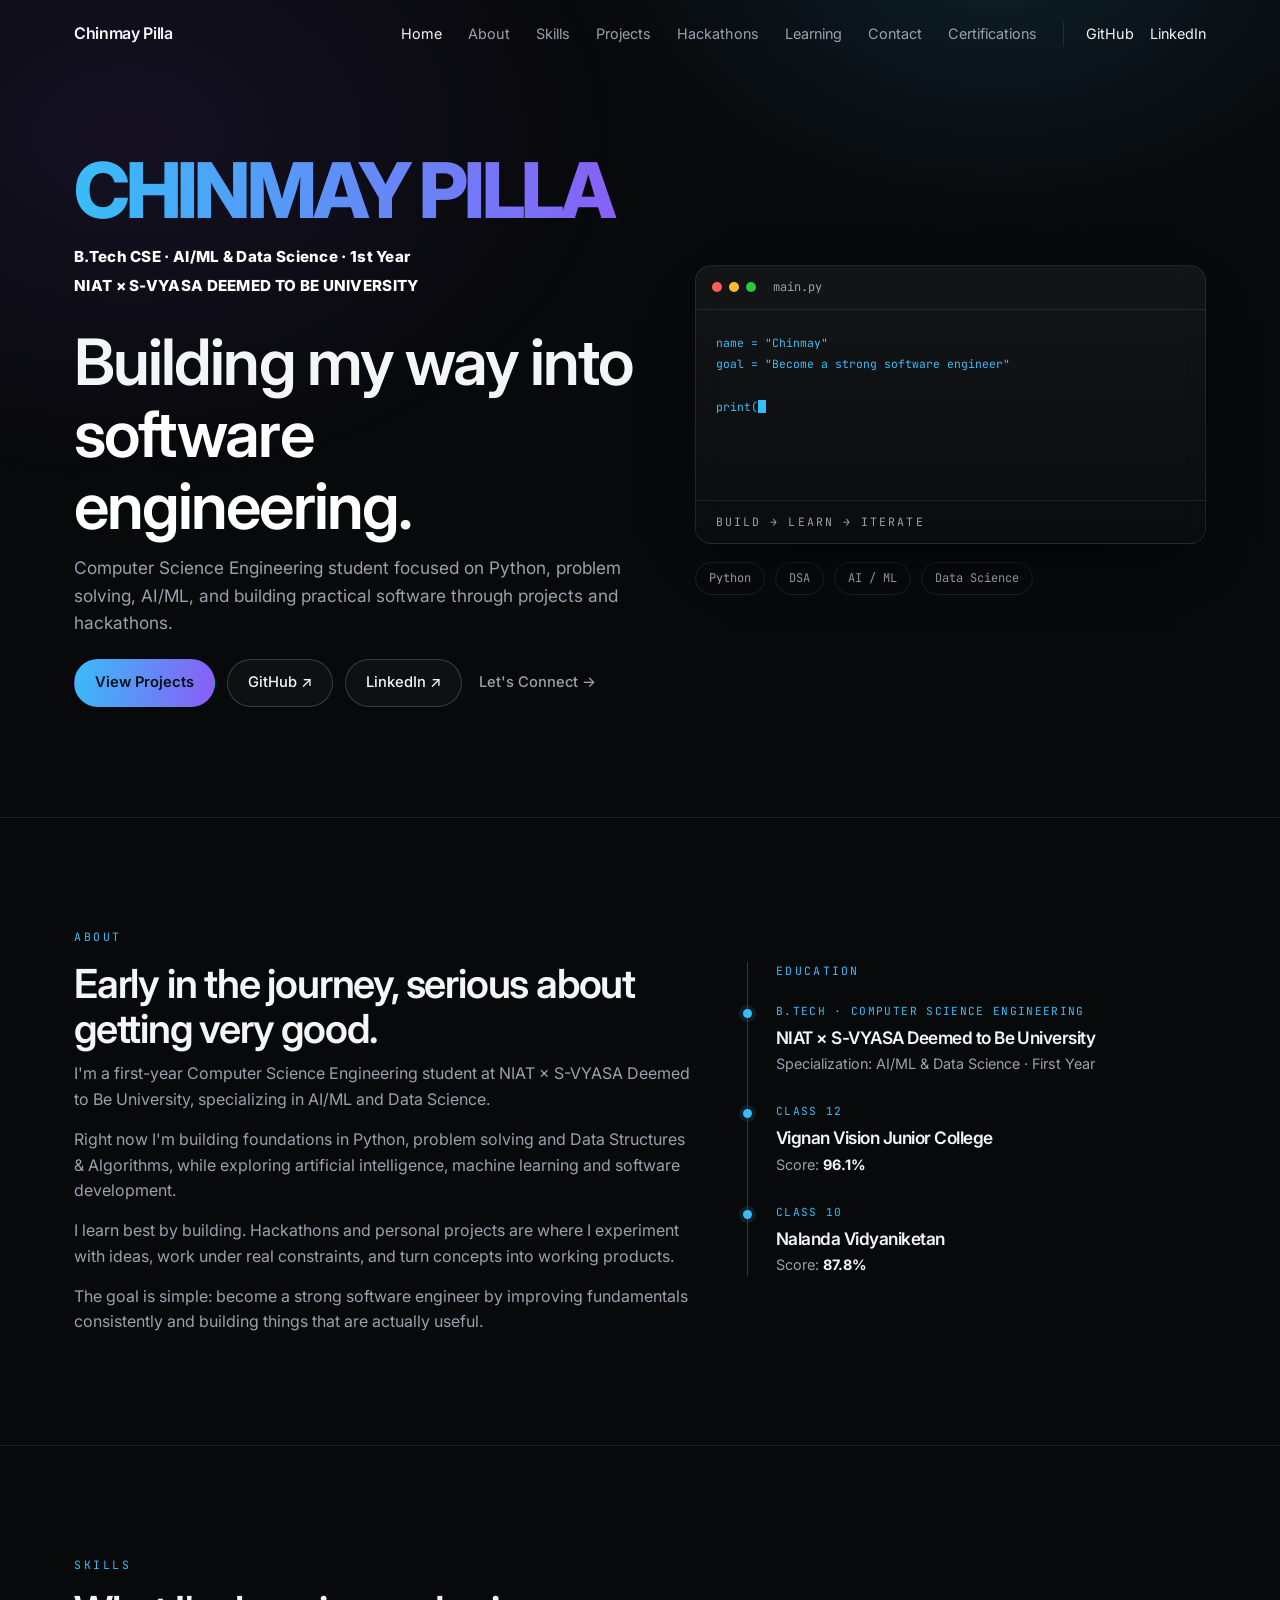
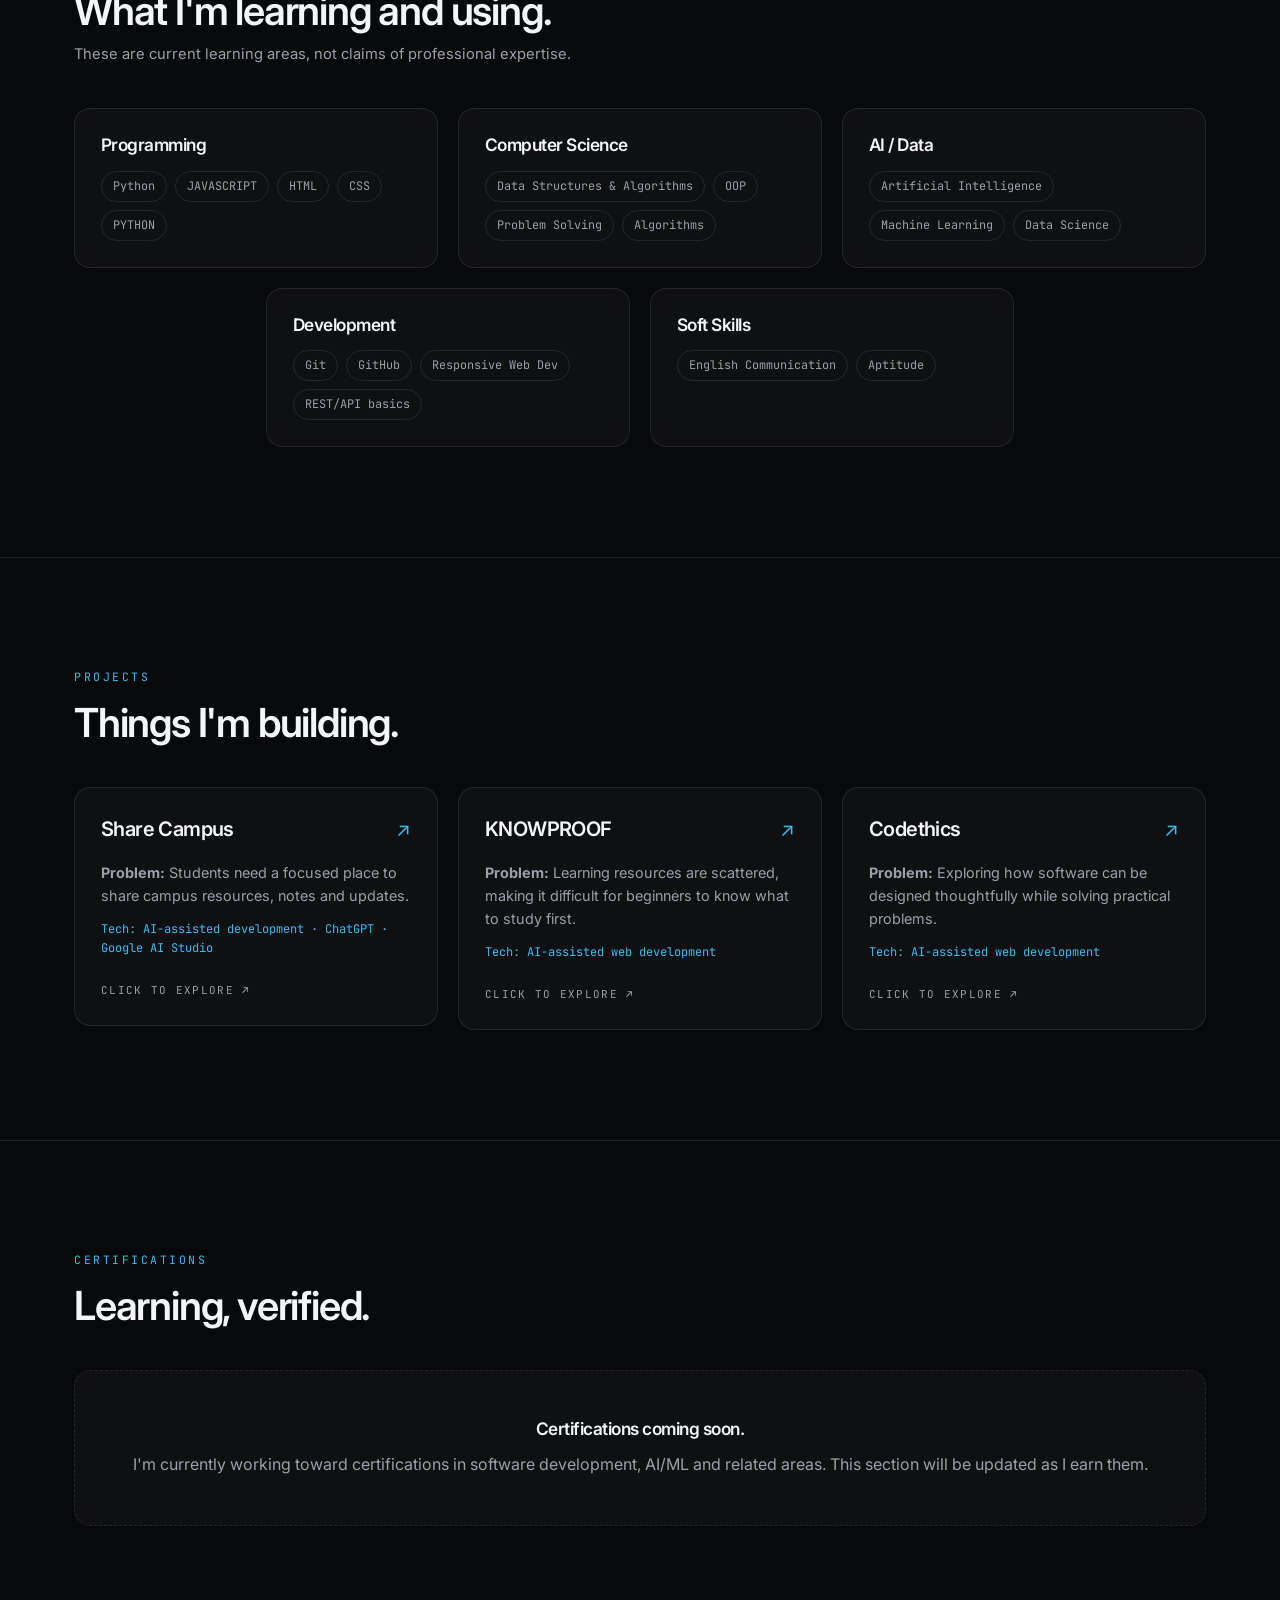
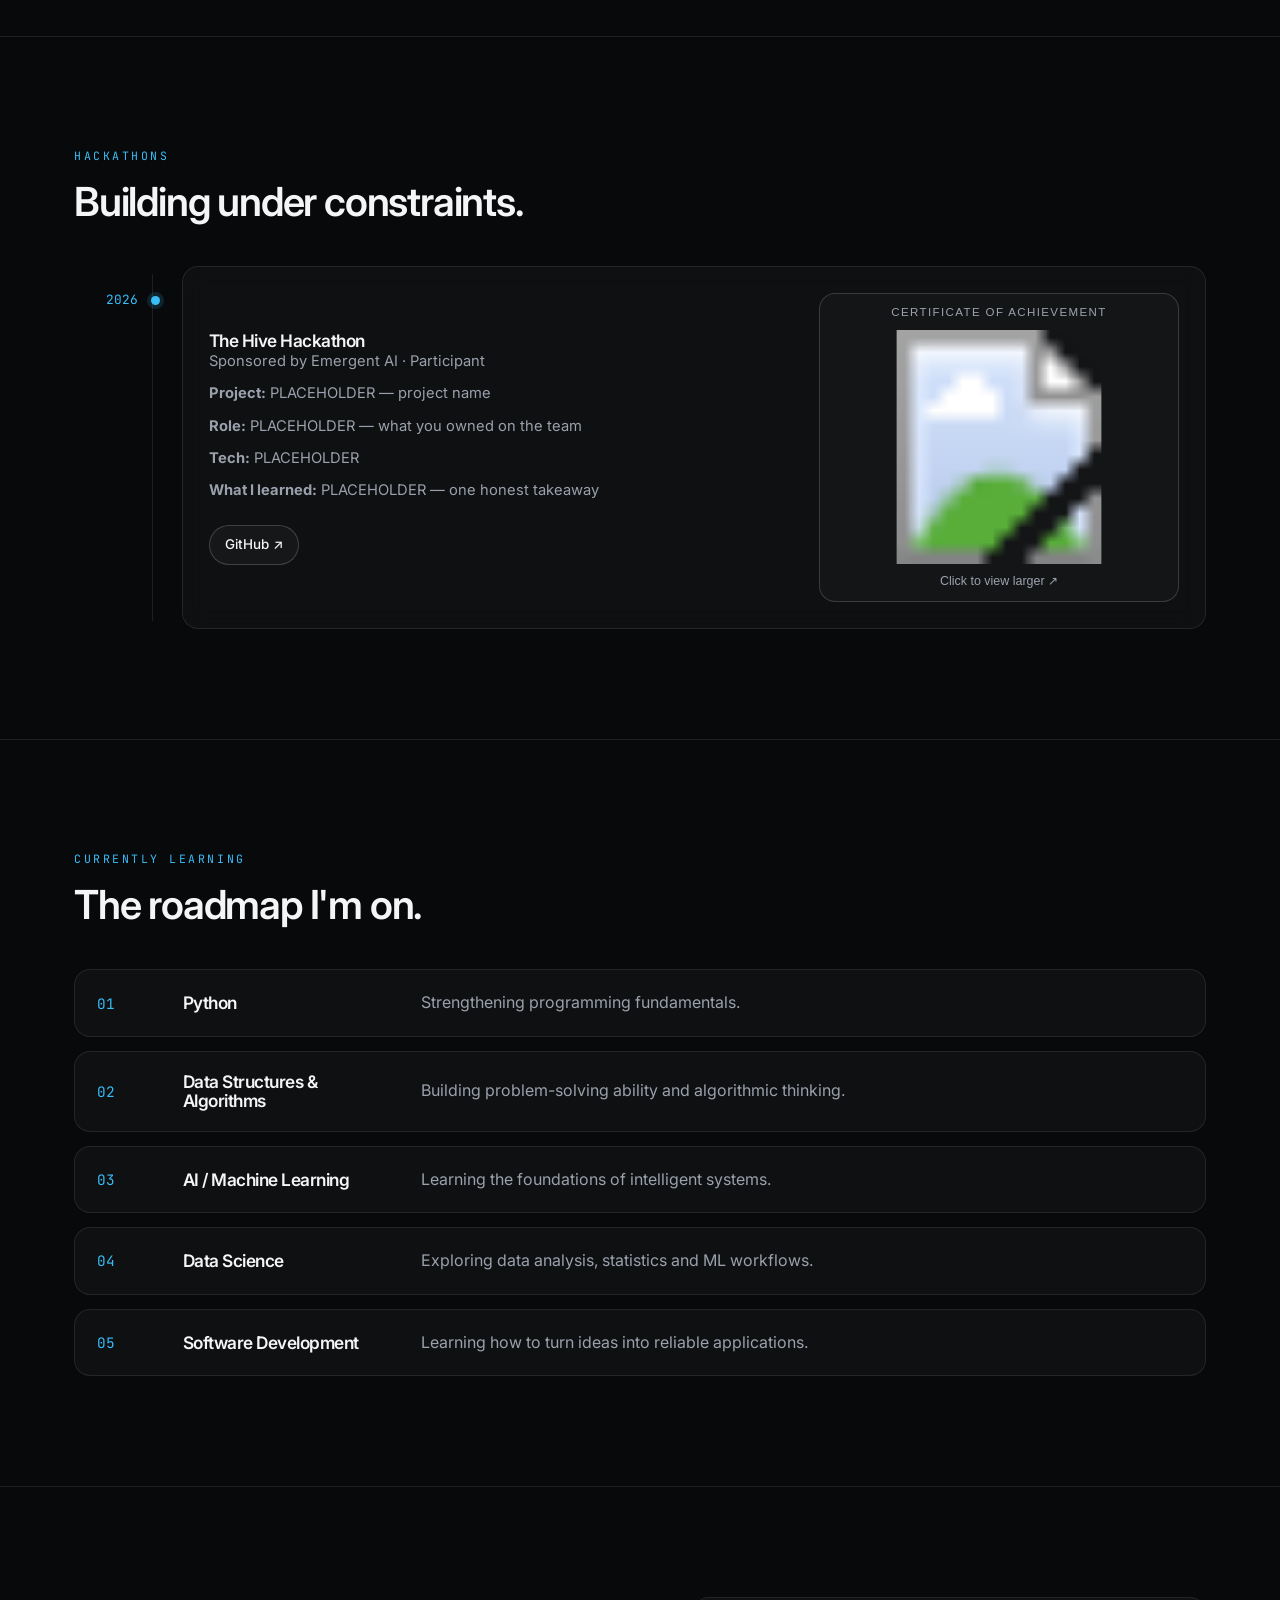
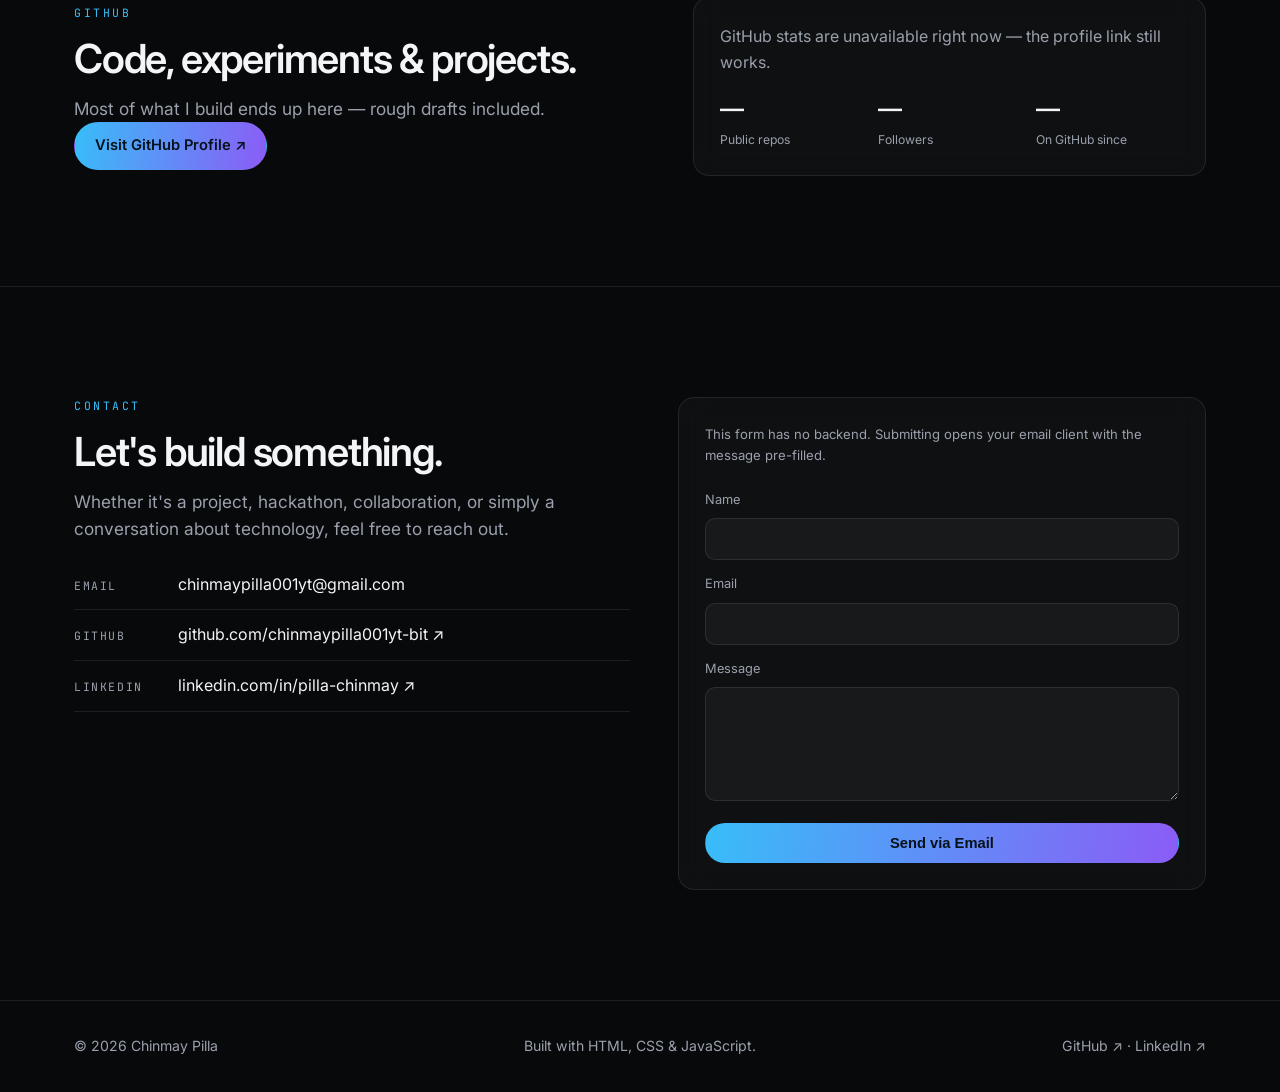
<file: index.html>
<!DOCTYPE html>
<html lang="en">
<head>
<meta charset="UTF-8" />
<meta name="viewport" content="width=device-width, initial-scale=1" />
<title>Chinmay Pilla | Computer Science Student</title>
<meta name="description" content="First-year CSE student (AI/ML &amp; Data Science) at NIAT x S-VYASA. Learning Python, DSA and machine learning by building projects and joining hackathons." />
<meta property="og:title" content="Chinmay Pilla | Computer Science Student" />
<meta property="og:description" content="Early-stage developer building foundations in Python, DSA, AI/ML and Data Science through projects and hackathons." />
<meta property="og:type" content="website" />
<meta name="twitter:card" content="summary_large_image" />
<link rel="icon" href="data:image/svg+xml,%3Csvg xmlns='http://www.w3.org/2000/svg' viewBox='0 0 32 32'%3E%3Crect width='32' height='32' rx='8' fill='%230a0a0a'/%3E%3Ctext x='16' y='22' font-family='monospace' font-size='16' fill='%2338bdf8' text-anchor='middle'%3ECP%3C/text%3E%3C/svg%3E" />
<link rel="preconnect" href="https://fonts.googleapis.com" />
<link rel="preconnect" href="https://fonts.gstatic.com" crossorigin />
<link href="https://fonts.googleapis.com/css2?family=Inter:wght@400;500;600;700;800&family=JetBrains+Mono:wght@400;500&display=swap" rel="stylesheet" />
<link rel="stylesheet" href="css/style.css" />
<style>
.projects-grid { display:grid; grid-template-columns:repeat(3,minmax(0,1fr)); gap:20px; margin-top:2.6rem; align-items:start; }
.project-expand { background:var(--surface); border:1px solid var(--border); border-radius:var(--radius); overflow:hidden; transition:transform .35s var(--ease),border-color .3s,background .3s,box-shadow .3s; }
.project-expand:hover { border-color:var(--border-strong); background:var(--surface-strong); transform:translateY(-4px); }
.project-expand[open] { grid-column:1 / -1; background:var(--surface-strong); box-shadow:var(--shadow); transform:none; }
.project-expand summary { list-style:none; cursor:pointer; padding:26px; min-height:235px; }
.project-expand summary::-webkit-details-marker { display:none; }
.project-expand summary::after { content:"Click to explore ↗"; display:block; margin-top:1.5rem; font-family:var(--mono); font-size:.68rem; letter-spacing:.12em; color:var(--text-secondary); text-transform:uppercase; }
.project-expand summary:hover::after { color:var(--accent); }
.project-summary__top { display:flex; align-items:center; justify-content:space-between; gap:12px; margin-bottom:1rem; }
.project-summary__top h3 { font-size:1.25rem; }
.project-summary__arrow { font-size:1.2rem; color:var(--accent); transition:transform .3s var(--ease); }
.project-expand[open] .project-summary__arrow { transform:rotate(90deg); }
.project-expand summary .problem { font-size:.9rem; margin-top:1rem; }
.project-expand summary .tech { margin-top:.8rem; font-family:var(--mono); font-size:.75rem; color:var(--accent); }
.project-expand__details { display:grid; grid-template-columns:minmax(150px,.35fr) minmax(0,1fr); column-gap:32px; padding:0 30px 30px; border-top:1px solid var(--border); }
.project-expand__details > *:not(.project-expand__label) { grid-column:2; }
.project-expand__label { grid-column:1; grid-row:1 / span 6; padding-top:28px; font-family:var(--mono); font-size:.66rem; letter-spacing:.16em; color:var(--accent); text-transform:uppercase; }
.project-expand__details h3 { padding-top:26px; font-size:1.6rem; }
.project-expand__details p { margin-top:12px; }
.project-expand__details .tech { font-family:var(--mono); font-size:.78rem; color:var(--accent); }
.project-expand__details .btn-row { margin-top:1.2rem; }
@media (max-width:1023px) { .projects-grid { grid-template-columns:repeat(2,minmax(0,1fr)); } .project-expand[open] { grid-column:1 / -1; } }
@media (max-width:640px) { .projects-grid { grid-template-columns:1fr; } .project-expand[open] { grid-column:auto; } .project-expand__details { grid-template-columns:1fr; } .project-expand__details > *:not(.project-expand__label) { grid-column:1; } .project-expand__label { grid-column:1; grid-row:auto; padding-top:22px; } .project-expand__details h3 { padding-top:8px; } }
</style>
</head>
<body>
<a class="skip-link" href="#main">Skip to content</a>
<header class="nav" id="nav"><div class="container nav__inner"><a class="nav__brand" href="#home">Chinmay Pilla</a><nav class="nav__links" id="nav-links" aria-label="Primary"><a href="#home">Home</a><a href="#about">About</a><a href="#skills">Skills</a><a href="#projects">Projects</a><a href="#hackathons">Hackathons</a><a href="#learning">Learning</a><a href="#contact">Contact</a><div class="nav__social"><a href="https://github.com/chinmaypilla001yt-bit" target="_blank" rel="noopener">GitHub</a><a href="https://www.linkedin.com/in/pilla-chinmay" target="_blank" rel="noopener">LinkedIn</a></div></nav><button class="nav__toggle" id="nav-toggle" aria-label="Open menu" aria-expanded="false" aria-controls="nav-links"><span></span><span></span><span></span></button></div></header>
<main id="main">
<section class="hero section" id="home"><div class="container hero__grid"><div class="hero__copy reveal"><h2 class="hero__name">CHINMAY PILLA</h2><div class="hero__education"><p class="university">B.Tech CSE · AI/ML &amp; Data Science · 1st Year</p><p class="university">NIAT × S-VYASA DEEMED TO BE UNIVERSITY</p></div><h1>Building my way into <span class="grad">software engineering</span>.</h1><p class="lead">Computer Science Engineering student focused on Python, problem solving, AI/ML, and building practical software through projects and hackathons.</p><div class="btn-row"><a class="btn btn--primary" href="#projects">View Projects</a><a class="btn btn--ghost" href="https://github.com/chinmaypilla001yt-bit" target="_blank" rel="noopener">GitHub ↗</a><a class="btn btn--ghost" href="https://www.linkedin.com/in/pilla-chinmay" target="_blank" rel="noopener">LinkedIn ↗</a><a class="btn btn--text" href="#contact">Let's Connect →</a></div></div><div class="hero__visual reveal"><div class="terminal" aria-hidden="true"><div class="terminal__bar"><span class="dot dot--r"></span><span class="dot dot--y"></span><span class="dot dot--g"></span><span class="terminal__title">main.py</span></div><pre class="terminal__body"><code id="typed"></code><span class="caret" id="caret"></span></pre><div class="terminal__foot">BUILD → LEARN → ITERATE</div></div><ul class="chipset"><li>Python</li><li>DSA</li><li>AI / ML</li><li>Data Science</li></ul></div></div></section>
<section class="section" id="about"><div class="container"><p class="eyebrow reveal">About</p><div class="about__grid about__grid--education"><div class="reveal"><h2>Early in the journey, serious about getting very good.</h2><p>I'm a first-year Computer Science Engineering student at NIAT × S-VYASA Deemed to Be University, specializing in AI/ML and Data Science.</p><p>Right now I'm building foundations in Python, problem solving and Data Structures &amp; Algorithms, while exploring artificial intelligence, machine learning and software development.</p><p>I learn best by building. Hackathons and personal projects are where I experiment with ideas, work under real constraints, and turn concepts into working products.</p><p>The goal is simple: become a strong software engineer by improving fundamentals consistently and building things that are actually useful.</p></div><div class="education reveal"><div class="education__header">Education</div><article class="education__item"><span class="education__level">B.Tech · Computer Science Engineering</span><h3>NIAT × S-VYASA Deemed to Be University</h3><p>Specialization: AI/ML &amp; Data Science · First Year</p></article><article class="education__item"><span class="education__level">Class 12</span><h3>Vignan Vision Junior College</h3><p>Score: <strong>96.1%</strong></p></article><article class="education__item"><span class="education__level">Class 10</span><h3>Nalanda Vidyaniketan</h3><p>Score: <strong>87.8%</strong></p></article></div></div></div></section>
<section class="section" id="skills"><div class="container"><p class="eyebrow reveal">Skills</p><h2 class="reveal">What I'm learning and using.</h2><p class="section-note reveal">These are current learning areas, not claims of professional expertise.</p><div class="grid grid--5"><article class="card reveal"><h3>Programming</h3><ul class="tags"><li>Python</li><li>JAVASCRIPT</li><li>HTML</li><li>CSS</li><li>PYTHON</li></ul></article><article class="card reveal"><h3>Computer Science</h3><ul class="tags"><li>Data Structures &amp; Algorithms</li><li>OOP</li><li>Problem Solving</li><li>Algorithms</li></ul></article><article class="card reveal"><h3>AI / Data</h3><ul class="tags"><li>Artificial Intelligence</li><li>Machine Learning</li><li>Data Science</li></ul></article><article class="card reveal"><h3>Development</h3><ul class="tags"><li>Git</li><li>GitHub</li><li>Responsive Web Dev</li><li>REST/API basics</li></ul></article><article class="card reveal"><h3>Soft Skills</h3><ul class="tags"><li>English Communication</li><li>Aptitude</li></ul></article></div></div></section>
<section class="section" id="projects"><div class="container"><p class="eyebrow reveal">Projects</p><h2 class="reveal">Things I'm building.</h2><div class="projects-grid">
<details class="project-expand reveal"><summary><div class="project-summary__top"><h3>Share Campus</h3><span class="project-summary__arrow">↗</span></div><p class="problem"><strong>Problem:</strong> Students need a focused place to share campus resources, notes and updates.</p><p class="tech">Tech: AI-assisted development · ChatGPT · Google AI Studio</p></summary><div class="project-expand__details"><span class="project-expand__label">PROJECT 01 · FEATURED</span><h3>Share Campus</h3><p>A campus-focused app for students to share resources, notes and updates within their college community.</p><p><strong>Problem:</strong> Students need a focused place to share useful campus resources, notes and updates with their college community.</p><p class="tech">Tech: AI-assisted development · ChatGPT · Google AI Studio</p><div class="btn-row"><a class="btn btn--ghost btn--sm" href="https://github.com/chinmaypilla001yt-bit" target="_blank" rel="noopener">GitHub ↗</a><a class="btn btn--text btn--sm" href="#contact">Live Demo — not available yet</a></div></div></details>
<details class="project-expand reveal"><summary><div class="project-summary__top"><h3>KNOWPROOF</h3><span class="project-summary__arrow">↗</span></div><p class="problem"><strong>Problem:</strong> Learning resources are scattered, making it difficult for beginners to know what to study first.</p><p class="tech">Tech: AI-assisted web development</p></summary><div class="project-expand__details"><span class="project-expand__label">PROJECT 02</span><h3>AI Roadmap Creator</h3><p>Generates a structured learning roadmap for a topic and suggests relevant YouTube videos for each step.</p><p><strong>Problem:</strong> Learning resources are scattered; beginners often don't know what order to study in.</p><p class="tech">Tech: AI-assisted web development</p><div class="btn-row"><a class="btn btn--ghost btn--sm" href="https://github.com/chinmaypilla001yt-bit" target="_blank" rel="noopener">GitHub ↗</a></div></div></details>
<details class="project-expand reveal"><summary><div class="project-summary__top"><h3>Codethics</h3><span class="project-summary__arrow">↗</span></div><p class="problem"><strong>Problem:</strong> Exploring how software can be designed thoughtfully while solving practical problems.</p><p class="tech">Tech: AI-assisted web development</p></summary><div class="project-expand__details"><span class="project-expand__label">PROJECT 03</span><h3>Codethics</h3><p>A project I'm developing to explore software ideas, product thinking and responsible technology.</p><p><strong>Problem:</strong> Exploring how software can be designed thoughtfully while solving practical problems.</p><p class="tech">Tech: AI-assisted web development</p><div class="btn-row"><a class="btn btn--ghost btn--sm" href="https://github.com/chinmaypilla001yt-bit" target="_blank" rel="noopener">GitHub ↗</a></div></div></details>
</div></div></section>
<section class="section" id="hackathons"><div class="container"><p class="eyebrow reveal">Hackathons</p><h2 class="reveal">Building under constraints.</h2><ol class="timeline"><li class="timeline__item reveal"><span class="timeline__year">2026</span><div class="card"><h3>The Hive Hackathon</h3><p class="muted">Sponsored by Emergent AI · Participant</p><p><strong>Project:</strong> PLACEHOLDER — project name</p><p><strong>Role:</strong> PLACEHOLDER — what you owned on the team</p><p><strong>Tech:</strong> PLACEHOLDER</p><p><strong>What I learned:</strong> PLACEHOLDER — one honest takeaway</p><div class="btn-row"><a class="btn btn--ghost btn--sm" href="https://github.com/chinmaypilla001yt-bit" target="_blank" rel="noopener">GitHub ↗</a></div></div></li></ol></div></section>
<section class="section" id="learning"><div class="container"><p class="eyebrow reveal">Currently Learning</p><h2 class="reveal">The roadmap I'm on.</h2><div class="roadmap"><div class="road reveal"><span class="road__n">01</span><h3>Python</h3><p>Strengthening programming fundamentals.</p></div><div class="road reveal"><span class="road__n">02</span><h3>Data Structures &amp; Algorithms</h3><p>Building problem-solving ability and algorithmic thinking.</p></div><div class="road reveal"><span class="road__n">03</span><h3>AI / Machine Learning</h3><p>Learning the foundations of intelligent systems.</p></div><div class="road reveal"><span class="road__n">04</span><h3>Data Science</h3><p>Exploring data analysis, statistics and ML workflows.</p></div><div class="road reveal"><span class="road__n">05</span><h3>Software Development</h3><p>Learning how to turn ideas into reliable applications.</p></div></div></div></section>
<section class="section" id="github"><div class="container gh"><div class="reveal"><p class="eyebrow">GitHub</p><h2>Code, experiments &amp; projects.</h2><p class="lead">Most of what I build ends up here — rough drafts included.</p><a class="btn btn--primary" id="gh-link" data-username="chinmaypilla001yt-bit" href="https://github.com/chinmaypilla001yt-bit" target="_blank" rel="noopener">Visit GitHub Profile ↗</a></div><div class="card gh__panel reveal" id="gh-panel" aria-live="polite"><p class="muted" id="gh-status">Loading public GitHub profile stats…</p><div class="gh__stats" id="gh-stats" hidden><div><span id="gh-repos">—</span><small>Public repos</small></div><div><span id="gh-followers">—</span><small>Followers</small></div><div><span id="gh-since">—</span><small>On GitHub since</small></div></div></div></div></section>
<section class="section" id="contact"><div class="container contact"><div class="reveal"><p class="eyebrow">Contact</p><h2>Let's build something.</h2><p class="lead">Whether it's a project, hackathon, collaboration, or simply a conversation about technology, feel free to reach out.</p><ul class="contact__list"><li><span>Email</span><a href="mailto:chinmaypilla001yt@gmail.com">chinmaypilla001yt@gmail.com</a></li><li><span>GitHub</span><a href="https://github.com/chinmaypilla001yt-bit" target="_blank" rel="noopener">github.com/chinmaypilla001yt-bit ↗</a></li><li><span>LinkedIn</span><a href="https://www.linkedin.com/in/pilla-chinmay" target="_blank" rel="noopener">linkedin.com/in/pilla-chinmay ↗</a></li></ul></div><form class="card form reveal" id="contact-form" novalidate><p class="muted form__note">This form has no backend. Submitting opens your email client with the message pre-filled.</p><label for="f-name">Name</label><input id="f-name" name="name" type="text" required autocomplete="name" /><label for="f-email">Email</label><input id="f-email" name="email" type="email" required autocomplete="email" /><label for="f-msg">Message</label><textarea id="f-msg" name="message" rows="5" required></textarea><button class="btn btn--primary" type="submit">Send via Email</button><p class="form__error" id="form-error" role="alert" hidden></p></form></div></section>
</main>
<footer class="footer"><div class="container footer__inner"><p>© <span id="year">2026</span> Chinmay Pilla</p><p class="muted">Built with HTML, CSS &amp; JavaScript.</p><p class="footer__links"><a href="https://github.com/chinmaypilla001yt-bit" target="_blank" rel="noopener">GitHub ↗</a> · <a href="https://www.linkedin.com/in/pilla-chinmay" target="_blank" rel="noopener">LinkedIn ↗</a></p></div></footer>
<script src="js/script.js" defer></script>
</body>
</html>
</file>
<file: css/style.css>
/* =========================================================
   Chinmay Pilla — Portfolio
   1. Tokens  2. Base  3. Layout  4. Components  5. Sections
   6. Responsive  7. Motion preferences
   ========================================================= */

/* ---------- 1. Tokens ---------- */
:root {
  --bg-primary: #08090b;
  --bg-secondary: #0f1114;
  --surface: rgba(255, 255, 255, 0.03);
  --surface-strong: rgba(255, 255, 255, 0.06);
  --border: rgba(255, 255, 255, 0.09);
  --border-strong: rgba(255, 255, 255, 0.18);
  --text-primary: #f4f5f7;
  --text-secondary: #9aa1ac;
  --accent: #38bdf8;
  --accent-secondary: #8b5cf6;
  --grad: linear-gradient(100deg, var(--accent), var(--accent-secondary));
  --shadow: 0 24px 60px -30px rgba(0, 0, 0, 0.9);
  --radius: 16px;
  --radius-sm: 10px;
  --maxw: 1180px;
  --font: "Inter", system-ui, -apple-system, sans-serif;
  --mono: "JetBrains Mono", ui-monospace, monospace;
  --ease: cubic-bezier(0.22, 1, 0.36, 1);
}

* { box-sizing: border-box; margin: 0; padding: 0; }
html { scroll-behavior: smooth; scroll-padding-top: 96px; }
body {
  background: var(--bg-primary); color: var(--text-primary); font-family: var(--font);
  line-height: 1.6; -webkit-font-smoothing: antialiased; overflow-x: hidden;
}
body::before {
  content: ""; position: fixed; inset: 0;
  background: radial-gradient(600px 400px at 78% -5%, rgba(56,189,248,0.12), transparent 70%), radial-gradient(700px 500px at 10% 15%, rgba(139,92,246,0.10), transparent 70%);
  pointer-events: none; z-index: 0;
}
img { max-width: 100%; display: block; }
a { color: inherit; text-decoration: none; }
ul, ol { list-style: none; }
h1, h2, h3 { line-height: 1.12; letter-spacing: -0.03em; font-weight: 600; }
h1 { font-size: clamp(2.4rem, 5.4vw, 4rem); }
h2 { font-size: clamp(1.7rem, 3.2vw, 2.5rem); margin-bottom: 0.6rem; }
h3 { font-size: 1.08rem; }
p { color: var(--text-secondary); }
code { font-family: var(--mono); font-size: 0.85em; color: var(--accent); }
:focus-visible { outline: 2px solid var(--accent); outline-offset: 3px; border-radius: 6px; }
.skip-link { position: absolute; left: -999px; top: 0; z-index: 100; background: var(--accent); color: #04121b; padding: 0.6rem 1rem; border-radius: 0 0 8px 0; }
.skip-link:focus { left: 0; }

/* Layout */
.container { width: 100%; max-width: var(--maxw); margin: 0 auto; padding: 0 24px; position: relative; z-index: 1; }
.section { padding: 110px 0; position: relative; z-index: 1; }
.section + .section { border-top: 1px solid var(--border); }
.eyebrow { font-family: var(--mono); font-size: 0.72rem; letter-spacing: 0.22em; text-transform: uppercase; color: var(--accent); margin-bottom: 0.9rem; }
.section-note { margin-top: 0.4rem; max-width: 60ch; font-size: 0.92rem; }
.lead { font-size: 1.08rem; max-width: 58ch; margin-top: 0.8rem; }
.muted { color: var(--text-secondary); }
.grad { background: var(--grad); -webkit-background-clip: text; background-clip: text; color: transparent; }
.grid { display: grid; gap: 20px; margin-top: 2.6rem; }
.grid--3 { grid-template-columns: repeat(3, 1fr); }
.grid--4 { grid-template-columns: repeat(4, 1fr); }

/* Five learning areas: 3 cards on the first row, 2 centered on the second */
.grid--5 { grid-template-columns: repeat(6, 1fr); }
.grid--5 > .card { grid-column: span 2; }
.grid--5 > .card:nth-child(4) { grid-column: 2 / span 2; }
.grid--5 > .card:nth-child(5) { grid-column: 4 / span 2; }

/* Components */
.card { background: var(--surface); border: 1px solid var(--border); border-radius: var(--radius); padding: 26px; backdrop-filter: blur(12px); transition: transform 0.4s var(--ease), border-color 0.3s, background 0.3s; }
.card:hover { transform: translateY(-4px); border-color: var(--border-strong); background: var(--surface-strong); }
.card--dashed { border-style: dashed; }
.card__top { display: flex; align-items: center; justify-content: space-between; gap: 12px; margin-bottom: 0.5rem; }
.card p + p { margin-top: 0.55rem; }
.btn { display: inline-flex; align-items: center; gap: 8px; padding: 11px 20px; border-radius: 999px; font-size: 0.92rem; font-weight: 500; border: 1px solid transparent; transition: transform 0.25s var(--ease), background 0.25s, border-color 0.25s, opacity 0.25s; cursor: pointer; }
.btn:hover { transform: translateY(-2px); }
.btn--primary { background: var(--grad); color: #05121a; font-weight: 600; }
.btn--primary:hover { opacity: 0.92; }
.btn--ghost { border-color: var(--border-strong); color: var(--text-primary); background: var(--surface); }
.btn--ghost:hover { background: var(--surface-strong); }
.btn--text { color: var(--text-secondary); padding-left: 4px; padding-right: 4px; }
.btn--text:hover { color: var(--accent); }
.btn--sm { padding: 8px 15px; font-size: 0.84rem; }
.btn-row { display: flex; flex-wrap: wrap; gap: 12px; margin-top: 1.4rem; align-items: center; }
.tags { display: flex; flex-wrap: wrap; gap: 8px; margin-top: 1rem; }
.tags li { font-family: var(--mono); font-size: 0.74rem; color: var(--text-secondary); border: 1px solid var(--border); border-radius: 999px; padding: 5px 11px; transition: color 0.25s, border-color 0.25s; }
.card:hover .tags li { color: var(--text-primary); border-color: var(--border-strong); }
.status { font-family: var(--mono); font-size: 0.66rem; letter-spacing: 0.1em; text-transform: uppercase; padding: 4px 9px; border-radius: 999px; white-space: nowrap; }
.status--wip { color: var(--accent); background: rgba(56,189,248,0.1); border: 1px solid rgba(56,189,248,0.3); }
.status--plan { color: var(--text-secondary); border: 1px solid var(--border); }

/* Nav */
.nav { position: sticky; top: 0; z-index: 50; border-bottom: 1px solid transparent; transition: background 0.3s, border-color 0.3s, backdrop-filter 0.3s; }
.nav.is-stuck { background: rgba(8,9,11,0.72); backdrop-filter: blur(14px); border-bottom-color: var(--border); }
.nav__inner { display: flex; align-items: center; justify-content: space-between; height: 68px; }
.nav__brand { font-weight: 600; letter-spacing: -0.02em; }
.nav__links { display: flex; align-items: center; gap: 26px; }
.nav__links a { font-size: 0.9rem; color: var(--text-secondary); transition: color 0.2s; }
.nav__links a:hover, .nav__links a.is-active { color: var(--text-primary); }
.nav__social { display: flex; gap: 16px; padding-left: 22px; border-left: 1px solid var(--border); }
.nav__social a { color: var(--text-primary); }
.nav__toggle { display: none; background: none; border: 0; padding: 10px; cursor: pointer; }
.nav__toggle span { display: block; width: 22px; height: 2px; background: var(--text-primary); border-radius: 2px; transition: transform 0.3s var(--ease), opacity 0.2s; }
.nav__toggle span + span { margin-top: 5px; }
.nav__toggle[aria-expanded="true"] span:nth-child(1) { transform: translateY(7px) rotate(45deg); }
.nav__toggle[aria-expanded="true"] span:nth-child(2) { opacity: 0; }
.nav__toggle[aria-expanded="true"] span:nth-child(3) { transform: translateY(-7px) rotate(-45deg); }

/* Hero */
.hero { padding-top: 84px; }
.hero__grid { display: grid; grid-template-columns: 1.05fr 0.95fr; gap: 56px; align-items: center; }
.hero__meta { margin-top: 2rem; font-family: var(--mono); font-size: 0.8rem; }
.terminal { border: 1px solid var(--border); border-radius: var(--radius); background: linear-gradient(180deg, rgba(255,255,255,0.05), rgba(255,255,255,0.015)); backdrop-filter: blur(14px); box-shadow: var(--shadow); overflow: hidden; }
.terminal__bar { display: flex; align-items: center; gap: 7px; padding: 12px 16px; border-bottom: 1px solid var(--border); }
.dot { width: 10px; height: 10px; border-radius: 50%; }
.dot--r { background: #ff5f57; } .dot--y { background: #febc2e; } .dot--g { background: #28c840; }
.terminal__title { margin-left: 10px; font-family: var(--mono); font-size: 0.75rem; color: var(--text-secondary); }
.terminal__body { padding: 22px 20px; font-family: var(--mono); font-size: 0.84rem; color: #cfe9f7; min-height: 190px; white-space: pre-wrap; }
.caret { display: inline-block; width: 8px; height: 1em; background: var(--accent); vertical-align: -2px; animation: blink 1s steps(2) infinite; }
@keyframes blink { 50% { opacity: 0; } }
.terminal__foot { padding: 12px 20px; border-top: 1px solid var(--border); font-family: var(--mono); font-size: 0.72rem; letter-spacing: 0.18em; color: var(--text-secondary); }
.chipset { display: flex; flex-wrap: wrap; gap: 10px; margin-top: 18px; }
.chipset li { font-family: var(--mono); font-size: 0.75rem; padding: 6px 13px; border: 1px solid var(--border); border-radius: 999px; color: var(--text-secondary); }

/* About */
.about__grid { display: grid; grid-template-columns: 1.15fr 0.85fr; gap: 52px; align-items: start; margin-top: 1rem; }
.about__grid p + p { margin-top: 0.9rem; }

/* Education */
.education { border-left: 1px solid var(--border-strong); padding-left: 28px; }
.education__header { font-family: var(--mono); color: var(--accent); font-size: 0.72rem; letter-spacing: 0.2em; text-transform: uppercase; margin-bottom: 1.4rem; }
.education__item { position: relative; padding: 0 0 28px; }
.education__item:last-child { padding-bottom: 0; }
.education__item::before { content: ""; position: absolute; width: 9px; height: 9px; border-radius: 50%; background: var(--accent); left: -33px; top: 6px; box-shadow: 0 0 0 4px rgba(56,189,248,0.12); }
.education__level { display: block; font-family: var(--mono); font-size: 0.7rem; letter-spacing: 0.12em; text-transform: uppercase; color: var(--accent); margin-bottom: 7px; }
.education__item h3 { font-size: 1.08rem; font-weight: 600; margin-bottom: 5px; }
.education__item p { font-size: 0.9rem; }
.education__item strong { color: var(--text-primary); font-weight: 700; }

/* Projects */
.featured { display: grid; grid-template-columns: 0.85fr 1.15fr; gap: 0; padding: 0; overflow: hidden; margin-top: 2.6rem; }
.featured__media { position: relative; min-height: 280px; background: linear-gradient(140deg, rgba(56,189,248,0.18), rgba(139,92,246,0.16)); display: flex; align-items: center; justify-content: center; border-right: 1px solid var(--border); }
.featured__badge { position: absolute; top: 16px; left: 16px; font-family: var(--mono); font-size: 0.66rem; letter-spacing: 0.16em; color: var(--text-primary); }
.featured__glyph { font-family: var(--mono); font-size: 3.6rem; font-weight: 500; color: rgba(255,255,255,0.55); }
.featured__body { padding: 30px; }
.problem, .tech { font-size: 0.9rem; }
.tech { font-family: var(--mono); font-size: 0.78rem; color: var(--accent); }
.project { display: flex; flex-direction: column; }
.project__thumb { height: 120px; border-radius: var(--radius-sm); margin-bottom: 16px; background: linear-gradient(140deg, rgba(56,189,248,0.14), rgba(139,92,246,0.12)); display: flex; align-items: center; justify-content: center; font-family: var(--mono); font-size: 1.6rem; color: rgba(255,255,255,0.5); }
.project__num { font-family: var(--mono); font-size: 0.68rem; letter-spacing: 0.16em; color: var(--text-secondary); }
.project .btn-row { margin-top: auto; padding-top: 1.2rem; }

/* Hackathons */
.timeline { margin-top: 2.6rem; position: relative; padding-left: 108px; }
.timeline::before { content: ""; position: absolute; left: 78px; top: 8px; bottom: 8px; width: 1px; background: var(--border); }
.timeline__item { position: relative; }
.timeline__item + .timeline__item { margin-top: 22px; }
.timeline__year { position: absolute; left: -108px; top: 24px; width: 64px; text-align: right; font-family: var(--mono); font-size: 0.8rem; color: var(--accent); }
.timeline__item::before { content: ""; position: absolute; left: -31px; top: 30px; width: 9px; height: 9px; border-radius: 50%; background: var(--accent); box-shadow: 0 0 0 4px rgba(56,189,248,0.15); }
.timeline .card p { font-size: 0.92rem; }

/* Learning roadmap */
.roadmap { margin-top: 2.6rem; display: grid; gap: 14px; }
.road { display: grid; grid-template-columns: 68px 220px 1fr; align-items: center; gap: 18px; padding: 20px 22px; border: 1px solid var(--border); border-radius: var(--radius); background: var(--surface); transition: border-color 0.3s, transform 0.35s var(--ease), background 0.3s; }
.road:hover { border-color: var(--border-strong); transform: translateX(6px); background: var(--surface-strong); }
.road__n { font-family: var(--mono); color: var(--accent); font-size: 0.9rem; }

/* GitHub */
.gh { display: grid; grid-template-columns: 1fr 0.9fr; gap: 48px; align-items: center; }
.gh__stats { display: grid; grid-template-columns: repeat(3, 1fr); gap: 16px; margin-top: 14px; }
.gh__stats div { display: flex; flex-direction: column; gap: 2px; }
.gh__stats span { font-size: 1.5rem; font-weight: 600; }
.gh__stats small { color: var(--text-secondary); font-size: 0.76rem; }

/* Contact */
.contact { display: grid; grid-template-columns: 1fr 0.95fr; gap: 48px; align-items: start; }
.contact__list { margin-top: 1.8rem; display: grid; gap: 12px; }
.contact__list li { display: flex; gap: 16px; align-items: baseline; border-bottom: 1px solid var(--border); padding-bottom: 12px; }
.contact__list span { font-family: var(--mono); font-size: 0.72rem; letter-spacing: 0.14em; text-transform: uppercase; color: var(--text-secondary); width: 88px; }
.contact__list a { transition: color 0.2s; }
.contact__list a:hover { color: var(--accent); }
.form { display: grid; gap: 8px; }
.form:hover { transform: none; }
.form__note { font-size: 0.82rem; margin-bottom: 0.6rem; }
.form label { font-size: 0.8rem; color: var(--text-secondary); margin-top: 6px; }
.form input, .form textarea { background: rgba(255,255,255,0.04); border: 1px solid var(--border); border-radius: var(--radius-sm); padding: 11px 13px; color: var(--text-primary); font-family: inherit; font-size: 0.92rem; transition: border-color 0.25s, background 0.25s; }
.form input:focus, .form textarea:focus { border-color: var(--accent); background: rgba(255,255,255,0.06); }
.form textarea { resize: vertical; }
.form button { margin-top: 14px; justify-content: center; }
.form__error { color: #ff8080; font-size: 0.84rem; }

/* Footer */
.footer { border-top: 1px solid var(--border); padding: 34px 0; position: relative; z-index: 1; }
.footer__inner { display: flex; flex-wrap: wrap; gap: 12px; justify-content: space-between; align-items: center; font-size: 0.88rem; }
.footer__links a:hover { color: var(--accent); }
.reveal { opacity: 0; transform: translateY(18px); transition: opacity 0.7s var(--ease), transform 0.7s var(--ease); }
.reveal.is-visible { opacity: 1; transform: none; }

/* Responsive */
@media (max-width: 1023px) {
  .grid--4 { grid-template-columns: repeat(2, 1fr); }
  .grid--5 { grid-template-columns: repeat(2, 1fr); }
  .grid--5 > .card,
  .grid--5 > .card:nth-child(4),
  .grid--5 > .card:nth-child(5) { grid-column: auto; }
  .grid--3 { grid-template-columns: repeat(2, 1fr); }
  .hero__grid, .about__grid, .gh, .contact { grid-template-columns: 1fr; gap: 40px; }
  .featured { grid-template-columns: 1fr; }
  .featured__media { border-right: 0; border-bottom: 1px solid var(--border); min-height: 190px; }
  .road { grid-template-columns: 52px 1fr; }
  .road p { grid-column: 2; }
  .education { margin-top: 10px; }
}
@media (max-width: 860px) {
  .section { padding: 78px 0; }
  .nav__toggle { display: block; }
  .nav__links { position: fixed; inset: 68px 0 auto 0; flex-direction: column; align-items: flex-start; gap: 0; background: rgba(8,9,11,0.97); backdrop-filter: blur(16px); border-bottom: 1px solid var(--border); padding: 8px 24px 22px; max-height: 0; overflow: hidden; opacity: 0; pointer-events: none; transition: max-height 0.4s var(--ease), opacity 0.25s; }
  .nav__links.is-open { max-height: 80vh; opacity: 1; pointer-events: auto; }
  .nav__links a { display: block; width: 100%; padding: 13px 0; font-size: 1rem; border-bottom: 1px solid var(--border); }
  .nav__social { padding: 8px 0 0; border-left: 0; gap: 20px; }
  .nav__social a { border: 0; }
}
@media (max-width: 640px) {
  .grid--3, .grid--4, .grid--5, .stats { grid-template-columns: 1fr; }
  .grid--5 > .card,
  .grid--5 > .card:nth-child(4),
  .grid--5 > .card:nth-child(5) { grid-column: auto; }
  .container { padding: 0 18px; }
  .timeline { padding-left: 34px; }
  .timeline::before { left: 6px; }
  .timeline__item::before { left: -32px; }
  .timeline__year { position: static; display: block; width: auto; text-align: left; margin-bottom: 8px; }
  .featured__body { padding: 22px; }
  .btn { width: 100%; justify-content: center; }
  .btn-row { gap: 10px; }
  .education { padding-left: 22px; }
  .education__item::before { left: -27px; }
}
@media (prefers-reduced-motion: reduce) {
  html { scroll-behavior: auto; }
  *, *::before, *::after { animation-duration: 0.001ms !important; animation-iteration-count: 1 !important; transition-duration: 0.001ms !important; }
  .reveal { opacity: 1; transform: none; }
}

/* Hero name */
.hero__name { display: block; font-size: clamp(2.8rem, 6vw, 4.8rem); font-weight: 800; line-height: 1; letter-spacing: -0.05em; margin-bottom: 1rem; background: linear-gradient(90deg, #38bdf8, #8b5cf6); -webkit-background-clip: text; background-clip: text; -webkit-text-fill-color: transparent; }
.hero__education { margin-top: 0.2rem; margin-bottom: 1.8rem; }
.hero__education .university { margin: 0; color: #ffffff !important; font-family: var(--font); font-size: 0.95rem; font-weight: 800 !important; letter-spacing: 0.02em; line-height: 1.5; }
.hero__education .university + .university { margin-top: 6px; }
</file>
